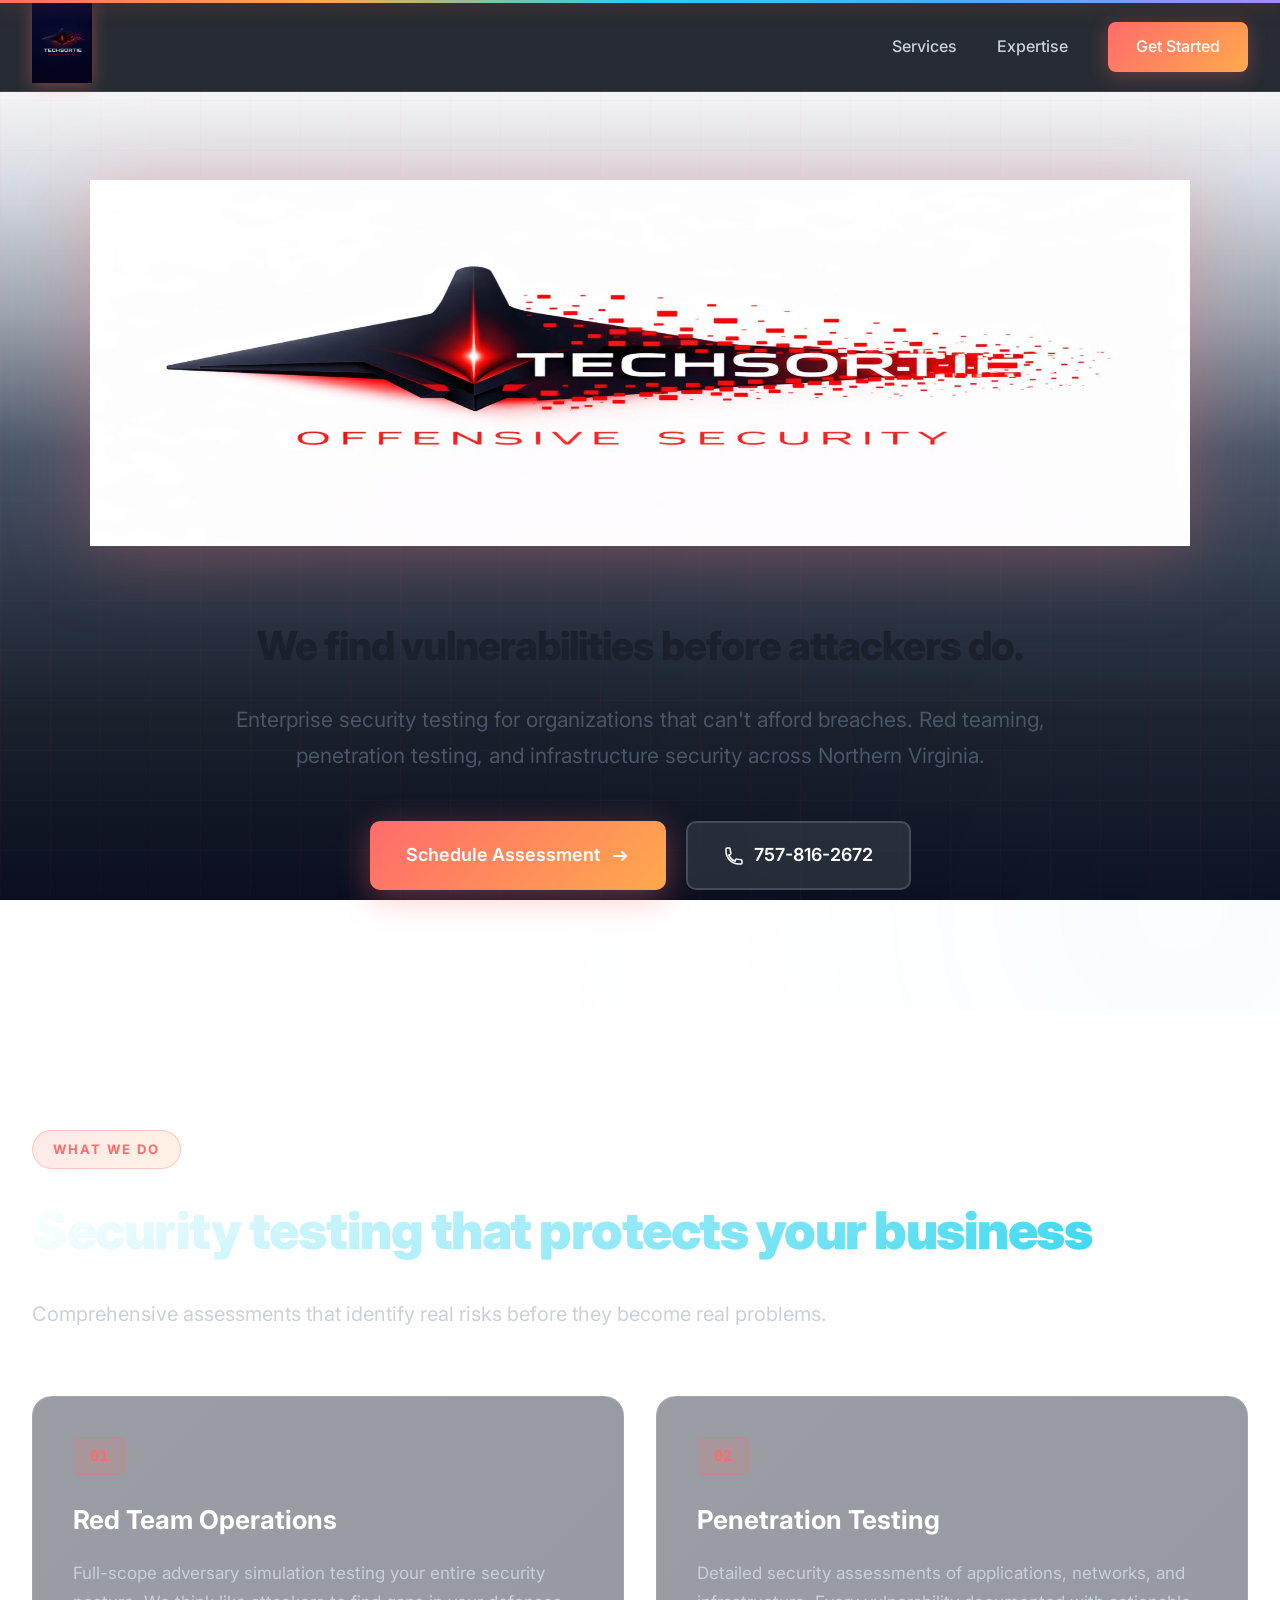
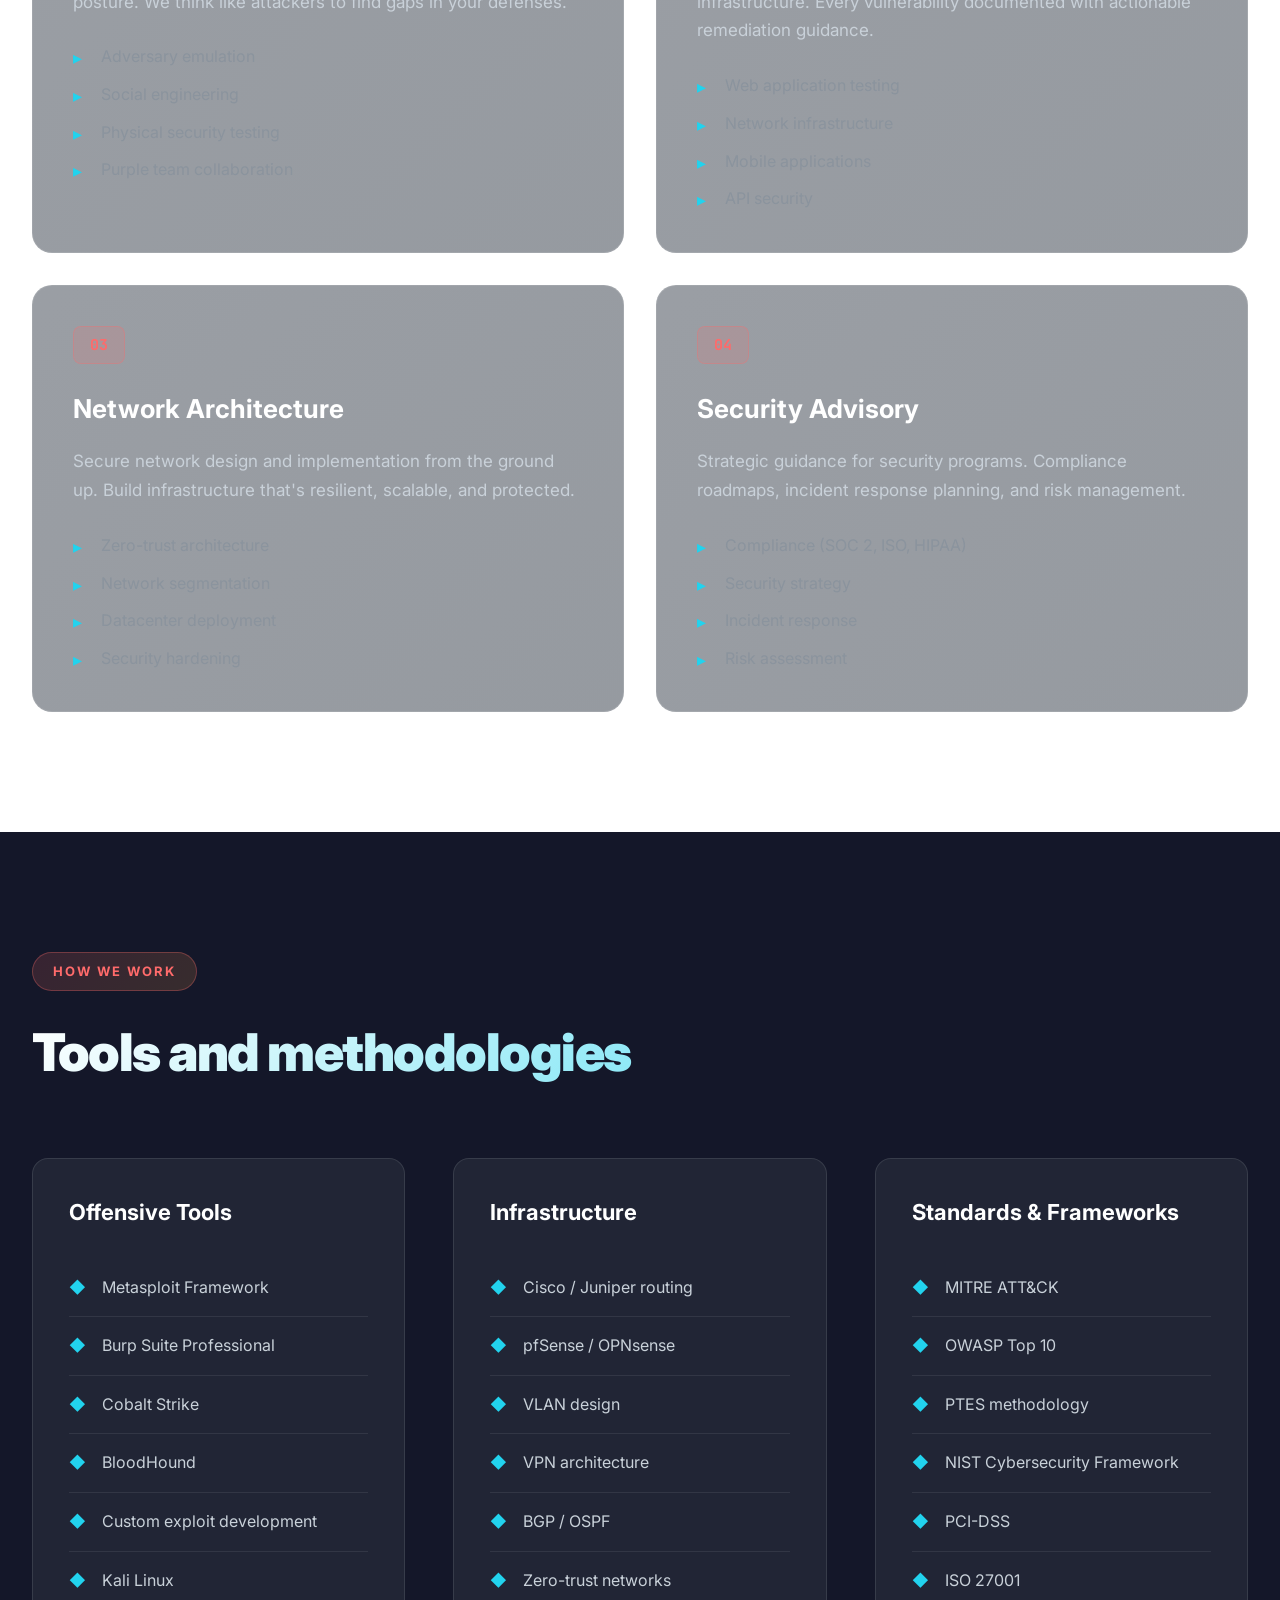
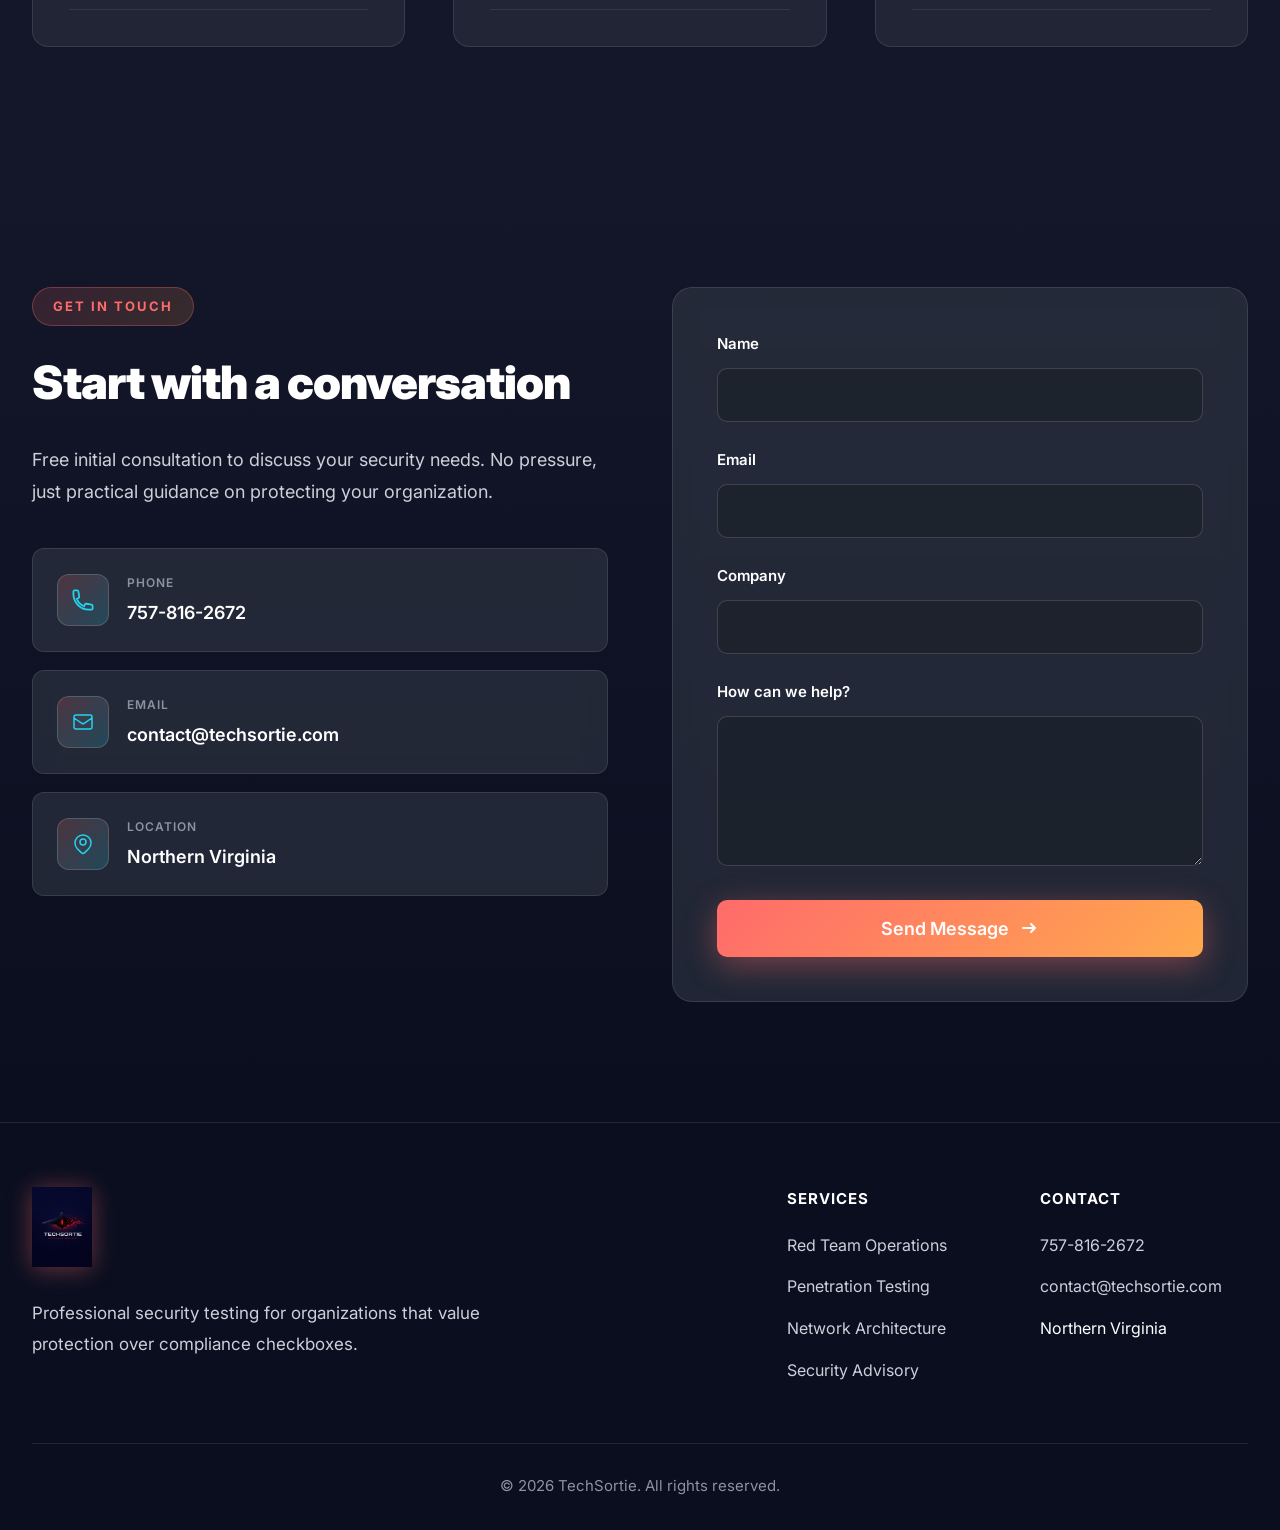
<file: index.html>
<!DOCTYPE html>
<html lang="en">
<head>
    <meta charset="UTF-8">
    <meta name="viewport" content="width=device-width, initial-scale=1.0">
    <title>TechSortie | Offensive Security & Penetration Testing</title>
    <meta name="description" content="Enterprise security testing. Red teaming, penetration testing, and infrastructure security for Northern Virginia businesses.">
    <link rel="icon" type="image/png" href="techsortie_favicon.png">
    <link rel="preconnect" href="https://fonts.googleapis.com">
    <link rel="preconnect" href="https://fonts.gstatic.com" crossorigin>
    <link href="https://fonts.googleapis.com/css2?family=Inter:wght@400;500;600;700&family=JetBrains+Mono:wght@400;500&display=swap" rel="stylesheet">
    <link rel="stylesheet" href="styles.css">
</head>
<body>
    <!-- Subtle background grid -->
    <div class="grid-bg"></div>
    
    <!-- Scanning line effect -->
    <div class="scan-line"></div>
    
    <!-- Navigation -->
    <nav class="nav">
        <div class="container nav-content">
            <div class="logo-wrapper">
                <img src="techsortie_dark_logo.png" alt="TechSortie" class="nav-logo">
            </div>
            <div class="nav-links">
                <a href="#services">Services</a>
                <a href="#expertise">Expertise</a>
                <a href="#contact" class="cta-link">Get Started</a>
            </div>
        </div>
    </nav>

    <!-- Hero Section -->
    <section class="hero">
        <!-- Glowing background orbs -->
        <div class="hero-glow hero-glow-1"></div>
        <div class="hero-glow hero-glow-2"></div>
        
        <div class="container">
            <div class="hero-logo">
                <img src="techsortie_web_large.png" alt="TechSortie Offensive Security" class="main-logo">
            </div>
            <p class="hero-tagline">
                We find vulnerabilities before attackers do.
            </p>
            <p class="hero-description">
                Enterprise security testing for organizations that can't afford breaches. Red teaming, penetration testing, and infrastructure security across Northern Virginia.
            </p>
            <div class="hero-cta">
                <a href="#contact" class="btn-primary">
                    <span>Schedule Assessment</span>
                    <svg width="20" height="20" viewBox="0 0 20 20" fill="none">
                        <path d="M4 10h12m0 0l-4-4m4 4l-4 4" stroke="currentColor" stroke-width="2" stroke-linecap="round"/>
                    </svg>
                </a>
                <a href="tel:757-816-2672" class="btn-secondary">
                    <svg width="20" height="20" viewBox="0 0 20 20" fill="none">
                        <path d="M2 3a1 1 0 011-1h2.153a1 1 0 01.986.836l.74 4.435a1 1 0 01-.54 1.06l-1.548.773a11.037 11.037 0 006.105 6.105l.774-1.548a1 1 0 011.059-.54l4.435.74a1 1 0 01.836.986V17a1 1 0 01-1 1h-2C7.82 18 2 12.18 2 5V3z" stroke="currentColor" stroke-width="1.5"/>
                    </svg>
                    <span>757-816-2672</span>
                </a>
            </div>
        </div>
    </section>

    <!-- Services Section -->
    <section id="services" class="services">
        <div class="container">
            <div class="section-header">
                <span class="section-label">What we do</span>
                <h2>Security testing that protects your business</h2>
                <p class="section-intro">Comprehensive assessments that identify real risks before they become real problems.</p>
            </div>
            <div class="services-grid">
                <div class="service-card">
                    <div class="service-number">01</div>
                    <h3>Red Team Operations</h3>
                    <p>Full-scope adversary simulation testing your entire security posture. We think like attackers to find gaps in your defenses.</p>
                    <ul class="service-list">
                        <li>Adversary emulation</li>
                        <li>Social engineering</li>
                        <li>Physical security testing</li>
                        <li>Purple team collaboration</li>
                    </ul>
                </div>

                <div class="service-card">
                    <div class="service-number">02</div>
                    <h3>Penetration Testing</h3>
                    <p>Detailed security assessments of applications, networks, and infrastructure. Every vulnerability documented with actionable remediation guidance.</p>
                    <ul class="service-list">
                        <li>Web application testing</li>
                        <li>Network infrastructure</li>
                        <li>Mobile applications</li>
                        <li>API security</li>
                    </ul>
                </div>

                <div class="service-card">
                    <div class="service-number">03</div>
                    <h3>Network Architecture</h3>
                    <p>Secure network design and implementation from the ground up. Build infrastructure that's resilient, scalable, and protected.</p>
                    <ul class="service-list">
                        <li>Zero-trust architecture</li>
                        <li>Network segmentation</li>
                        <li>Datacenter deployment</li>
                        <li>Security hardening</li>
                    </ul>
                </div>

                <div class="service-card">
                    <div class="service-number">04</div>
                    <h3>Security Advisory</h3>
                    <p>Strategic guidance for security programs. Compliance roadmaps, incident response planning, and risk management.</p>
                    <ul class="service-list">
                        <li>Compliance (SOC 2, ISO, HIPAA)</li>
                        <li>Security strategy</li>
                        <li>Incident response</li>
                        <li>Risk assessment</li>
                    </ul>
                </div>
            </div>
        </div>
    </section>

    <!-- Expertise Section -->
    <section id="expertise" class="expertise">
        <div class="container">
            <div class="section-header">
                <span class="section-label">How we work</span>
                <h2>Tools and methodologies</h2>
            </div>
            <div class="expertise-grid">
                <div class="expertise-column">
                    <h4>Offensive Tools</h4>
                    <ul>
                        <li>Metasploit Framework</li>
                        <li>Burp Suite Professional</li>
                        <li>Cobalt Strike</li>
                        <li>BloodHound</li>
                        <li>Custom exploit development</li>
                        <li>Kali Linux</li>
                    </ul>
                </div>
                <div class="expertise-column">
                    <h4>Infrastructure</h4>
                    <ul>
                        <li>Cisco / Juniper routing</li>
                        <li>pfSense / OPNsense</li>
                        <li>VLAN design</li>
                        <li>VPN architecture</li>
                        <li>BGP / OSPF</li>
                        <li>Zero-trust networks</li>
                    </ul>
                </div>
                <div class="expertise-column">
                    <h4>Standards & Frameworks</h4>
                    <ul>
                        <li>MITRE ATT&CK</li>
                        <li>OWASP Top 10</li>
                        <li>PTES methodology</li>
                        <li>NIST Cybersecurity Framework</li>
                        <li>PCI-DSS</li>
                        <li>ISO 27001</li>
                    </ul>
                </div>
            </div>
        </div>
    </section>

    <!-- Contact Section -->
    <section id="contact" class="contact">
        <div class="container">
            <div class="contact-content">
                <div class="contact-info">
                    <span class="section-label">Get in touch</span>
                    <h2>Start with a conversation</h2>
                    <p>Free initial consultation to discuss your security needs. No pressure, just practical guidance on protecting your organization.</p>
                    
                    <div class="contact-methods">
                        <a href="tel:757-816-2672" class="contact-method">
                            <div class="method-icon">
                                <svg width="24" height="24" viewBox="0 0 20 20" fill="none">
                                    <path d="M2 3a1 1 0 011-1h2.153a1 1 0 01.986.836l.74 4.435a1 1 0 01-.54 1.06l-1.548.773a11.037 11.037 0 006.105 6.105l.774-1.548a1 1 0 011.059-.54l4.435.74a1 1 0 01.836.986V17a1 1 0 01-1 1h-2C7.82 18 2 12.18 2 5V3z" stroke="currentColor" stroke-width="1.5"/>
                                </svg>
                            </div>
                            <div>
                                <div class="method-label">Phone</div>
                                <div class="method-value">757-816-2672</div>
                            </div>
                        </a>

                        <div class="contact-method">
                            <div class="method-icon">
                                <svg width="24" height="24" viewBox="0 0 24 24" fill="none">
                                    <path d="M3 8l7.89 5.26a2 2 0 002.22 0L21 8M5 19h14a2 2 0 002-2V7a2 2 0 00-2-2H5a2 2 0 00-2 2v10a2 2 0 002 2z" stroke="currentColor" stroke-width="1.5"/>
                                </svg>
                            </div>
                            <div>
                                <div class="method-label">Email</div>
                                <div class="method-value">contact@techsortie.com</div>
                            </div>
                        </div>

                        <div class="contact-method">
                            <div class="method-icon">
                                <svg width="24" height="24" viewBox="0 0 24 24" fill="none">
                                    <path d="M17.657 16.657L13.414 20.9a1.998 1.998 0 01-2.827 0l-4.244-4.243a8 8 0 1111.314 0z" stroke="currentColor" stroke-width="1.5"/>
                                    <circle cx="12" cy="10" r="3" stroke="currentColor" stroke-width="1.5"/>
                                </svg>
                            </div>
                            <div>
                                <div class="method-label">Location</div>
                                <div class="method-value">Northern Virginia</div>
                            </div>
                        </div>
                    </div>
                </div>

                <div class="contact-form-wrapper">
                    <form id="contactForm" class="contact-form">
                        <div class="form-group">
                            <label for="name">Name</label>
                            <input type="text" id="name" name="name" required>
                        </div>
                        <div class="form-group">
                            <label for="email">Email</label>
                            <input type="email" id="email" name="email" required>
                        </div>
                        <div class="form-group">
                            <label for="company">Company</label>
                            <input type="text" id="company" name="company">
                        </div>
                        <div class="form-group">
                            <label for="message">How can we help?</label>
                            <textarea id="message" name="message" rows="4" required></textarea>
                        </div>
                        <button type="submit" class="btn-primary btn-block">
                            <span>Send Message</span>
                            <svg width="20" height="20" viewBox="0 0 20 20" fill="none">
                                <path d="M4 10h12m0 0l-4-4m4 4l-4 4" stroke="currentColor" stroke-width="2" stroke-linecap="round"/>
                            </svg>
                        </button>
                    </form>
                </div>
            </div>
        </div>
    </section>

    <!-- Footer -->
    <footer class="footer">
        <div class="container">
            <div class="footer-content">
                <div class="footer-brand">
                    <img src="techsortie_dark_logo.png" alt="TechSortie" class="footer-logo">
                    <p>Professional security testing for organizations that value protection over compliance checkboxes.</p>
                </div>
                <div class="footer-links">
                    <div class="footer-column">
                        <h4>Services</h4>
                        <ul>
                            <li><a href="#services">Red Team Operations</a></li>
                            <li><a href="#services">Penetration Testing</a></li>
                            <li><a href="#services">Network Architecture</a></li>
                            <li><a href="#services">Security Advisory</a></li>
                        </ul>
                    </div>
                    <div class="footer-column">
                        <h4>Contact</h4>
                        <ul>
                            <li><a href="tel:757-816-2672">757-816-2672</a></li>
                            <li><a href="mailto:contact@techsortie.com">contact@techsortie.com</a></li>
                            <li>Northern Virginia</li>
                        </ul>
                    </div>
                </div>
            </div>
            <div class="footer-bottom">
                <p>&copy; 2026 TechSortie. All rights reserved.</p>
            </div>
        </div>
    </footer>

    <script src="script.js"></script>
</body>
</html>
</file>
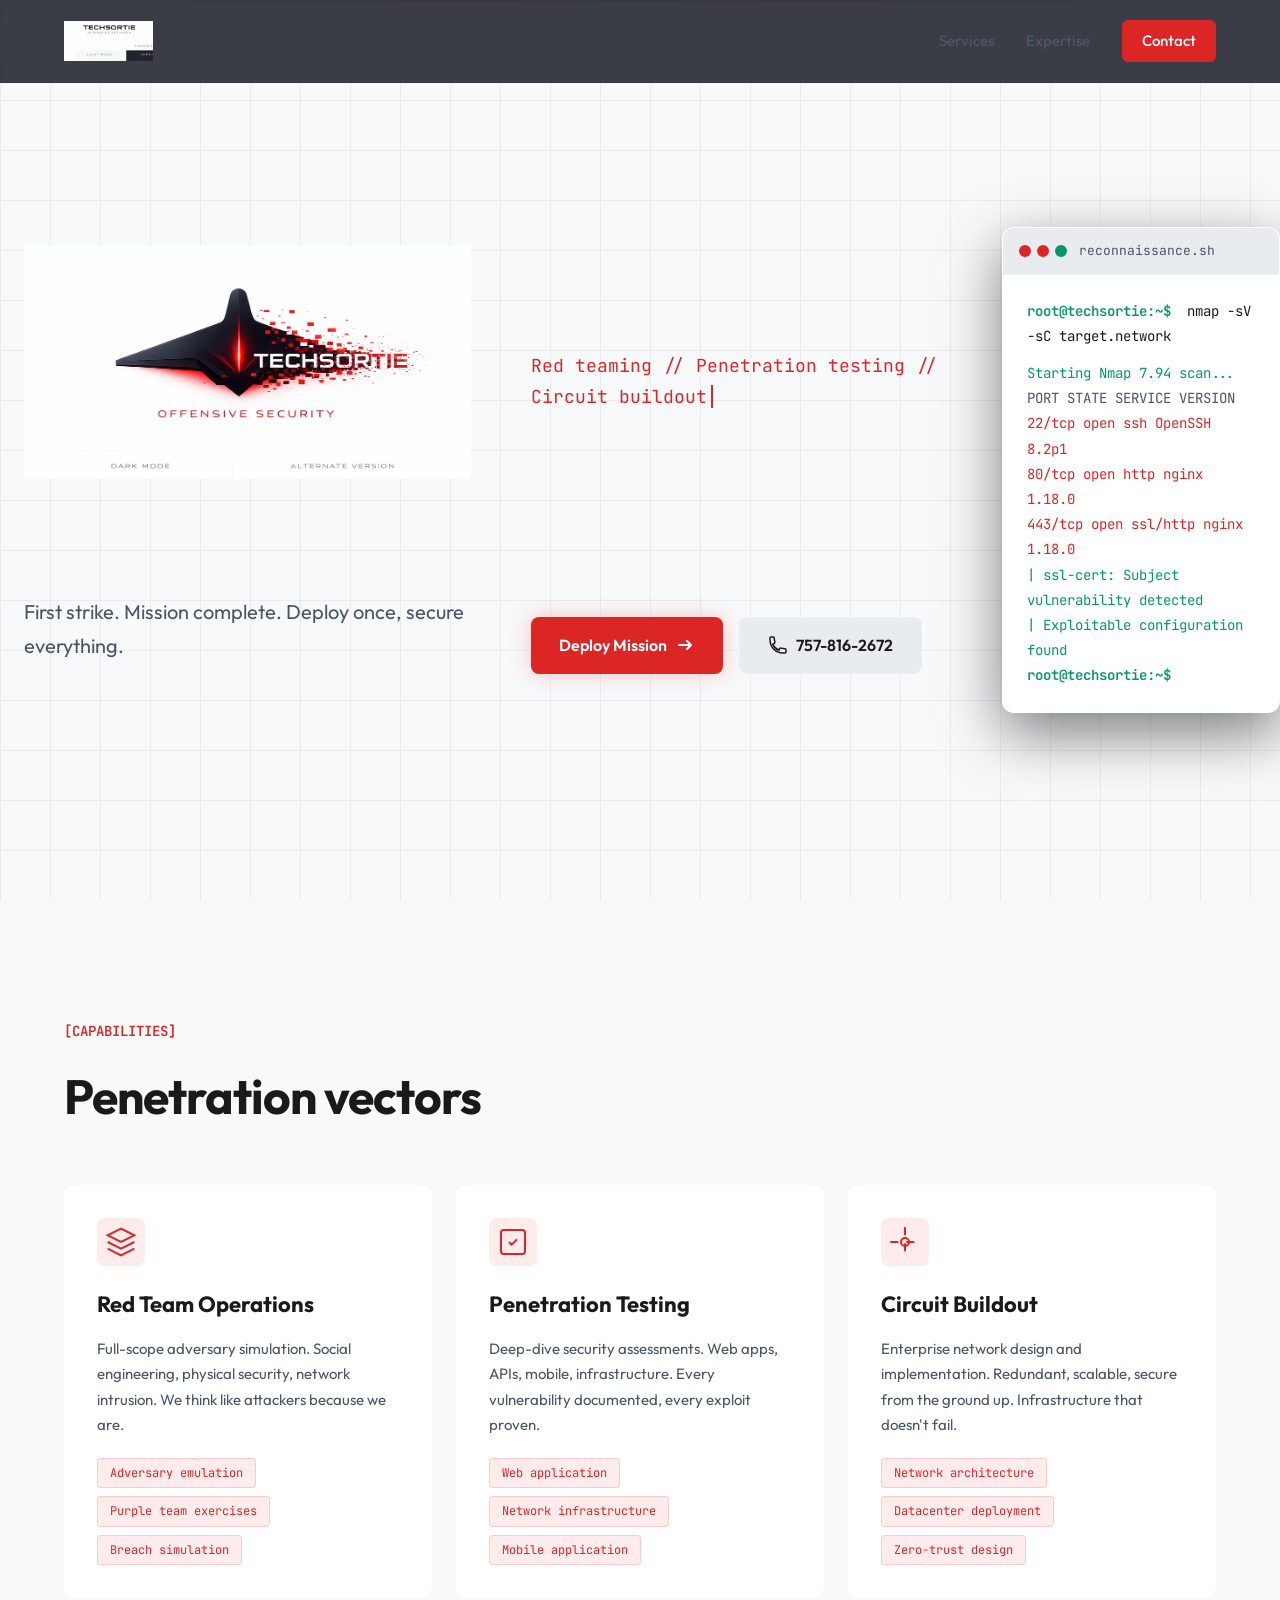
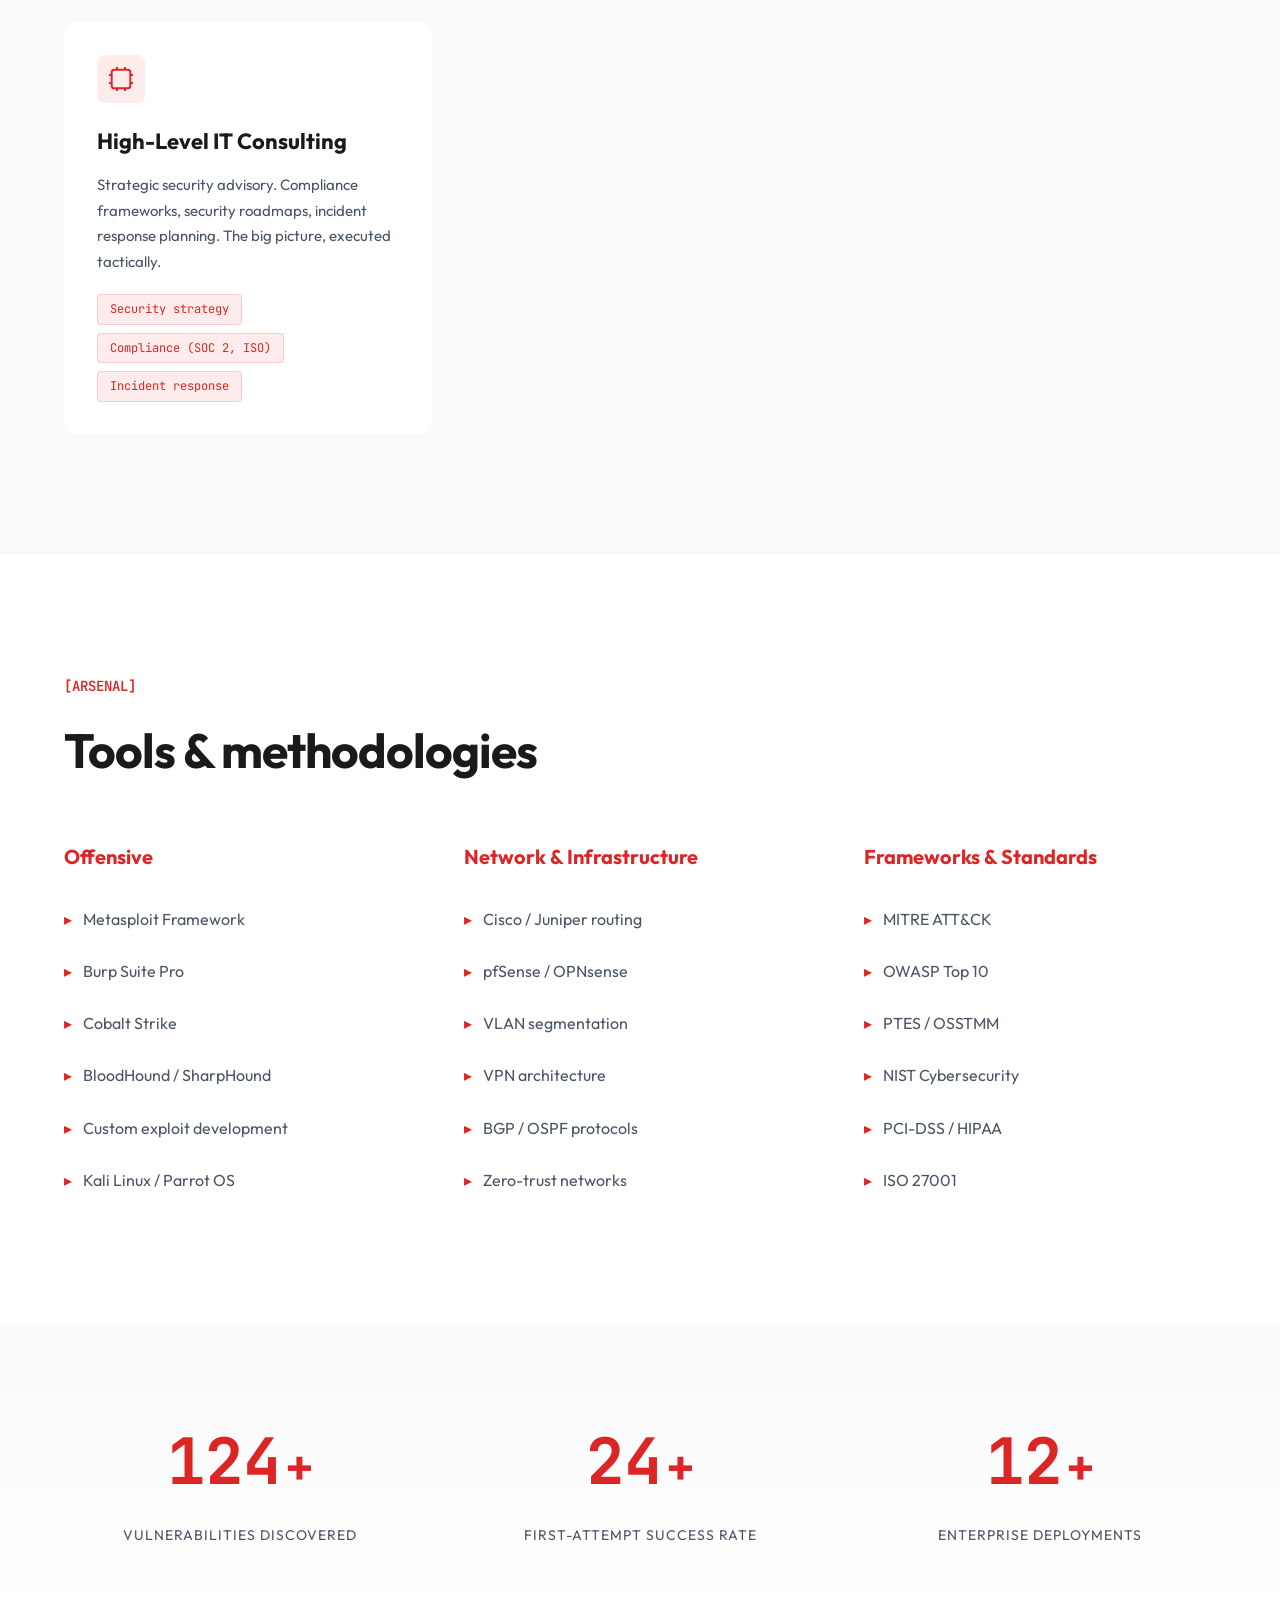
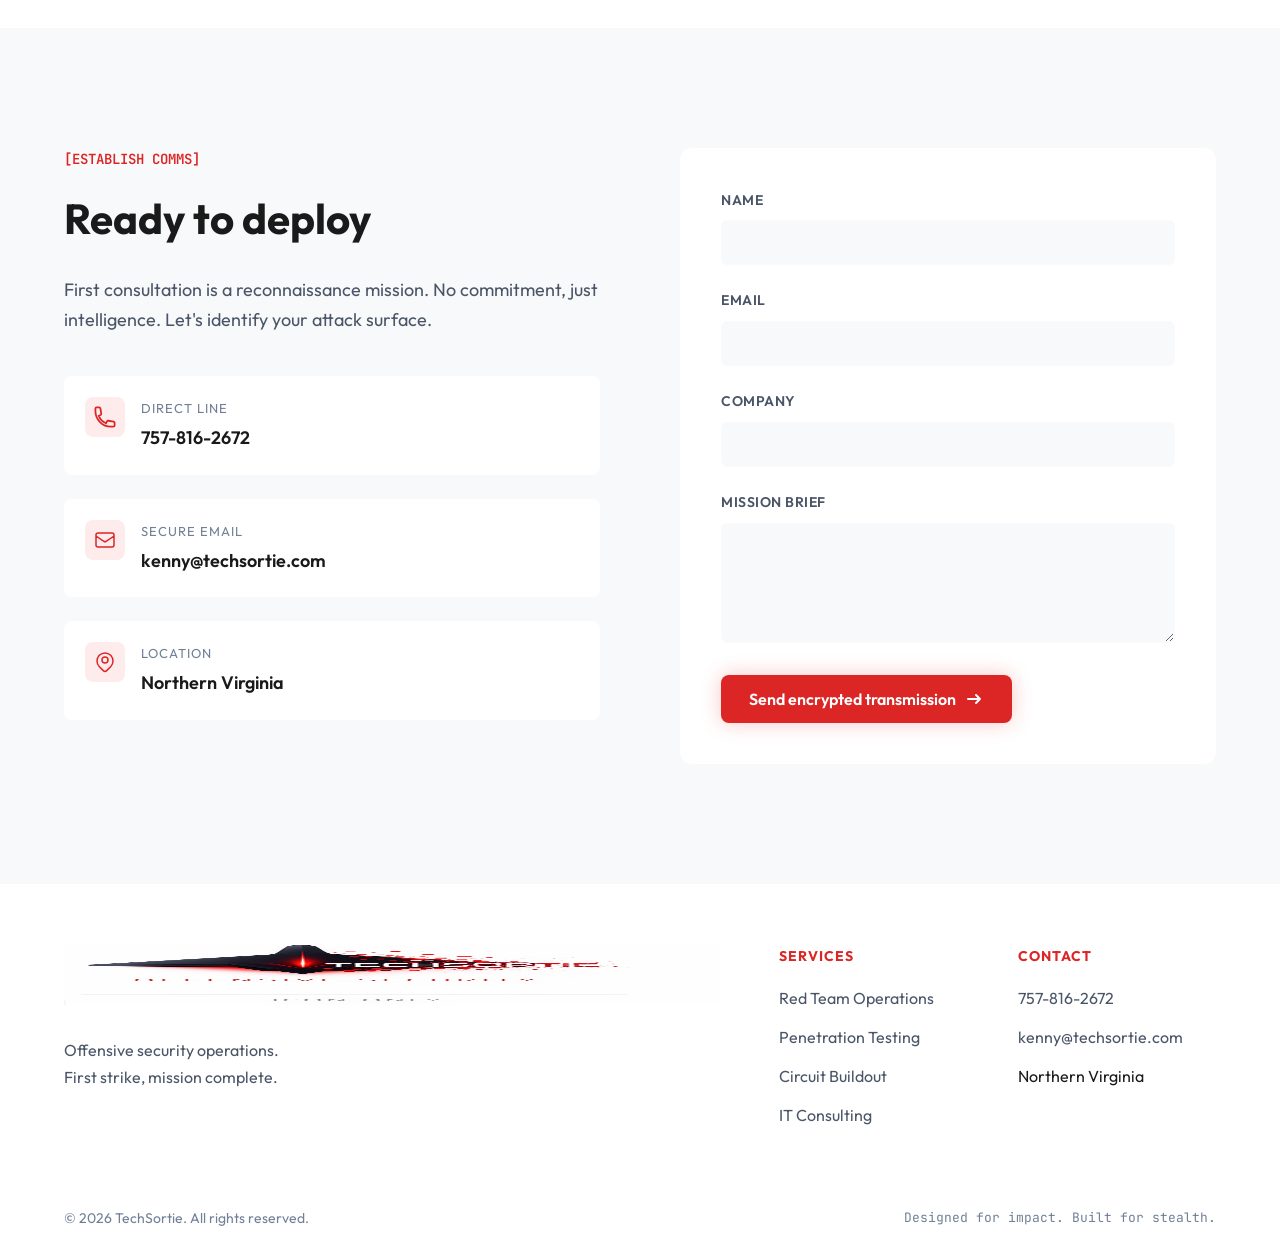
<file: techsortie-website/index.html>
<!DOCTYPE html>
<html lang="en">
<head>
    <meta charset="UTF-8">
    <meta name="viewport" content="width=device-width, initial-scale=1.0">
    <title>TechSortie | Offensive Security & Penetration Testing</title>
    <meta name="description" content="Red teaming, penetration testing, and high-level IT security services. First strike, mission complete.">
    <link rel="icon" type="image/x-icon" href="favicon.ico">
    <link rel="preconnect" href="https://fonts.googleapis.com">
    <link rel="preconnect" href="https://fonts.gstatic.com" crossorigin>
    <link href="https://fonts.googleapis.com/css2?family=JetBrains+Mono:wght@400;500;700&family=Outfit:wght@300;400;600;700&display=swap" rel="stylesheet">
    <link rel="stylesheet" href="styles.css">
</head>
<body>
    <!-- Animated background grid -->
    <div class="grid-bg"></div>
    <div class="scan-line"></div>
    
    <!-- Navigation -->
    <nav class="nav">
        <div class="container nav-content">
            <div class="logo-wrapper">
                <img src="techsortie_clean_logo.png" alt="TechSortie" class="logo-icon">
            </div>
            <div class="nav-links">
                <a href="#services">Services</a>
                <a href="#expertise">Expertise</a>
                <a href="#contact" class="cta-link">Contact</a>
            </div>
        </div>
    </nav>

    <!-- Hero Section -->
    <section class="hero">
        <div class="container">
            <div class="hero-content">
                <div class="hero-logo">
                    <img src="techsortie_Primary_logo.png" alt="TechSortie" class="main-logo">
                </div>
                </div>
                <p class="hero-subtitle">
                    <span class="typing-effect">Red teaming // Penetration testing // Circuit buildout</span>
                </p>
                <p class="hero-description">
                    First strike. Mission complete. Deploy once, secure everything.
                </p>
                <div class="hero-cta">
                    <a href="#contact" class="btn-primary">
                        <span>Deploy Mission</span>
                        <svg width="20" height="20" viewBox="0 0 20 20" fill="none">
                            <path d="M4 10h12m0 0l-4-4m4 4l-4 4" stroke="currentColor" stroke-width="2" stroke-linecap="round"/>
                        </svg>
                    </a>
                    <a href="tel:757-816-2672" class="btn-secondary">
                        <svg width="20" height="20" viewBox="0 0 20 20" fill="none">
                            <path d="M2 3a1 1 0 011-1h2.153a1 1 0 01.986.836l.74 4.435a1 1 0 01-.54 1.06l-1.548.773a11.037 11.037 0 006.105 6.105l.774-1.548a1 1 0 011.059-.54l4.435.74a1 1 0 01.836.986V17a1 1 0 01-1 1h-2C7.82 18 2 12.18 2 5V3z" stroke="currentColor" stroke-width="1.5"/>
                        </svg>
                        <span>757-816-2672</span>
                    </a>
                </div>
            </div>
            <div class="hero-visual">
                <div class="terminal-window">
                    <div class="terminal-header">
                        <div class="terminal-buttons">
                            <span></span><span></span><span></span>
                        </div>
                        <span class="terminal-title">reconnaissance.sh</span>
                    </div>
                    <div class="terminal-body">
                        <div class="terminal-line">
                            <span class="prompt">root@techsortie:~$</span>
                            <span class="command">nmap -sV -sC target.network</span>
                        </div>
                        <div class="terminal-output">
                            <span class="success">Starting Nmap 7.94 scan...</span><br>
                            <span>PORT     STATE SERVICE     VERSION</span><br>
                            <span class="warning">22/tcp   open  ssh         OpenSSH 8.2p1</span><br>
                            <span class="warning">80/tcp   open  http        nginx 1.18.0</span><br>
                            <span class="danger">443/tcp  open  ssl/http    nginx 1.18.0</span><br>
                            <span class="success">| ssl-cert: Subject vulnerability detected</span><br>
                            <span class="success">| Exploitable configuration found</span><br>
                            <span class="prompt">root@techsortie:~$</span>
                            <span class="command cursor">_</span>
                        </div>
                    </div>
                </div>
            </div>
        </div>
    </section>

    <!-- Services Section -->
    <section id="services" class="services">
        <div class="container">
            <div class="section-header">
                <span class="section-tag">[CAPABILITIES]</span>
                <h2>Penetration vectors</h2>
            </div>
            <div class="services-grid">
                <div class="service-card">
                    <div class="service-icon">
                        <svg width="32" height="32" viewBox="0 0 24 24" fill="none">
                            <path d="M12 2L2 7l10 5 10-5-10-5z" stroke="currentColor" stroke-width="1.5"/>
                            <path d="M2 17l10 5 10-5M2 12l10 5 10-5" stroke="currentColor" stroke-width="1.5"/>
                        </svg>
                    </div>
                    <h3>Red Team Operations</h3>
                    <p>Full-scope adversary simulation. Social engineering, physical security, network intrusion. We think like attackers because we are.</p>
                    <ul class="service-tags">
                        <li>Adversary emulation</li>
                        <li>Purple team exercises</li>
                        <li>Breach simulation</li>
                    </ul>
                </div>

                <div class="service-card">
                    <div class="service-icon">
                        <svg width="32" height="32" viewBox="0 0 24 24" fill="none">
                            <rect x="3" y="3" width="18" height="18" rx="2" stroke="currentColor" stroke-width="1.5"/>
                            <path d="M9 12l2 2 4-4" stroke="currentColor" stroke-width="1.5"/>
                        </svg>
                    </div>
                    <h3>Penetration Testing</h3>
                    <p>Deep-dive security assessments. Web apps, APIs, mobile, infrastructure. Every vulnerability documented, every exploit proven.</p>
                    <ul class="service-tags">
                        <li>Web application</li>
                        <li>Network infrastructure</li>
                        <li>Mobile application</li>
                    </ul>
                </div>

                <div class="service-card">
                    <div class="service-icon">
                        <svg width="32" height="32" viewBox="0 0 24 24" fill="none">
                            <circle cx="12" cy="12" r="3" stroke="currentColor" stroke-width="1.5"/>
                            <path d="M12 1v6m0 6v6M1 12h6m6 0h6" stroke="currentColor" stroke-width="1.5"/>
                        </svg>
                    </div>
                    <h3>Circuit Buildout</h3>
                    <p>Enterprise network design and implementation. Redundant, scalable, secure from the ground up. Infrastructure that doesn't fail.</p>
                    <ul class="service-tags">
                        <li>Network architecture</li>
                        <li>Datacenter deployment</li>
                        <li>Zero-trust design</li>
                    </ul>
                </div>

                <div class="service-card">
                    <div class="service-icon">
                        <svg width="32" height="32" viewBox="0 0 24 24" fill="none">
                            <path d="M9 3v2m6-2v2M9 19v2m6-2v2M5 9H3m2 6H3m18-6h-2m2 6h-2M7 19h10a2 2 0 002-2V7a2 2 0 00-2-2H7a2 2 0 00-2 2v10a2 2 0 002 2z" stroke="currentColor" stroke-width="1.5"/>
                        </svg>
                    </div>
                    <h3>High-Level IT Consulting</h3>
                    <p>Strategic security advisory. Compliance frameworks, security roadmaps, incident response planning. The big picture, executed tactically.</p>
                    <ul class="service-tags">
                        <li>Security strategy</li>
                        <li>Compliance (SOC 2, ISO)</li>
                        <li>Incident response</li>
                    </ul>
                </div>
            </div>
        </div>
    </section>

    <!-- Expertise Section -->
    <section id="expertise" class="expertise">
        <div class="container">
            <div class="section-header">
                <span class="section-tag">[ARSENAL]</span>
                <h2>Tools & methodologies</h2>
            </div>
            <div class="expertise-grid">
                <div class="expertise-column">
                    <h4>Offensive</h4>
                    <ul>
                        <li>Metasploit Framework</li>
                        <li>Burp Suite Pro</li>
                        <li>Cobalt Strike</li>
                        <li>BloodHound / SharpHound</li>
                        <li>Custom exploit development</li>
                        <li>Kali Linux / Parrot OS</li>
                    </ul>
                </div>
                <div class="expertise-column">
                    <h4>Network & Infrastructure</h4>
                    <ul>
                        <li>Cisco / Juniper routing</li>
                        <li>pfSense / OPNsense</li>
                        <li>VLAN segmentation</li>
                        <li>VPN architecture</li>
                        <li>BGP / OSPF protocols</li>
                        <li>Zero-trust networks</li>
                    </ul>
                </div>
                <div class="expertise-column">
                    <h4>Frameworks & Standards</h4>
                    <ul>
                        <li>MITRE ATT&CK</li>
                        <li>OWASP Top 10</li>
                        <li>PTES / OSSTMM</li>
                        <li>NIST Cybersecurity</li>
                        <li>PCI-DSS / HIPAA</li>
                        <li>ISO 27001</li>
                    </ul>
                </div>
            </div>
        </div>
    </section>

    <!-- Stats Section -->
    <section class="stats">
        <div class="container">
            <div class="stats-grid">
                <div class="stat-item">
                    <div class="stat-number" data-target="500">0</div>
                    <div class="stat-label">Vulnerabilities discovered</div>
                </div>
                <div class="stat-item">
                    <div class="stat-number" data-target="98">0</div>
                    <div class="stat-label">First-attempt success rate</div>
                </div>
                <div class="stat-item">
                    <div class="stat-number" data-target="50">0</div>
                    <div class="stat-label">Enterprise deployments</div>
                </div>
            </div>
        </div>
    </section>

    <!-- Contact Section -->
    <section id="contact" class="contact">
        <div class="container">
            <div class="contact-content">
                <div class="contact-info">
                    <span class="section-tag">[ESTABLISH COMMS]</span>
                    <h2>Ready to deploy</h2>
                    <p>First consultation is a reconnaissance mission. No commitment, just intelligence. Let's identify your attack surface.</p>
                    
                    <div class="contact-methods">
                        <a href="tel:757-816-2672" class="contact-method">
                            <div class="method-icon">
                                <svg width="24" height="24" viewBox="0 0 20 20" fill="none">
                                    <path d="M2 3a1 1 0 011-1h2.153a1 1 0 01.986.836l.74 4.435a1 1 0 01-.54 1.06l-1.548.773a11.037 11.037 0 006.105 6.105l.774-1.548a1 1 0 011.059-.54l4.435.74a1 1 0 01.836.986V17a1 1 0 01-1 1h-2C7.82 18 2 12.18 2 5V3z" stroke="currentColor" stroke-width="1.5"/>
                                </svg>
                            </div>
                            <div>
                                <div class="method-label">Direct line</div>
                                <div class="method-value">757-816-2672</div>
                            </div>
                        </a>

                        <div class="contact-method">
                            <div class="method-icon">
                                <svg width="24" height="24" viewBox="0 0 24 24" fill="none">
                                    <path d="M3 8l7.89 5.26a2 2 0 002.22 0L21 8M5 19h14a2 2 0 002-2V7a2 2 0 00-2-2H5a2 2 0 00-2 2v10a2 2 0 002 2z" stroke="currentColor" stroke-width="1.5"/>
                                </svg>
                            </div>
                            <div>
                                <div class="method-label">Secure email</div>
                                <div class="method-value">kenny@techsortie.com</div>
                            </div>
                        </div>

                        <div class="contact-method">
                            <div class="method-icon">
                                <svg width="24" height="24" viewBox="0 0 24 24" fill="none">
                                    <path d="M17.657 16.657L13.414 20.9a1.998 1.998 0 01-2.827 0l-4.244-4.243a8 8 0 1111.314 0z" stroke="currentColor" stroke-width="1.5"/>
                                    <circle cx="12" cy="10" r="3" stroke="currentColor" stroke-width="1.5"/>
                                </svg>
                            </div>
                            <div>
                                <div class="method-label">Location</div>
                                <div class="method-value">Northern Virginia</div>
                            </div>
                        </div>
                    </div>
                </div>

                <div class="contact-form">
                    <form id="contactForm">
                        <div class="form-group">
                            <label for="name">Name</label>
                            <input type="text" id="name" name="name" required>
                        </div>
                        <div class="form-group">
                            <label for="email">Email</label>
                            <input type="email" id="email" name="email" required>
                        </div>
                        <div class="form-group">
                            <label for="company">Company</label>
                            <input type="text" id="company" name="company">
                        </div>
                        <div class="form-group">
                            <label for="message">Mission brief</label>
                            <textarea id="message" name="message" rows="4" required></textarea>
                        </div>
                        <button type="submit" class="btn-primary">
                            <span>Send encrypted transmission</span>
                            <svg width="20" height="20" viewBox="0 0 20 20" fill="none">
                                <path d="M4 10h12m0 0l-4-4m4 4l-4 4" stroke="currentColor" stroke-width="2" stroke-linecap="round"/>
                            </svg>
                        </button>
                    </form>
                </div>
            </div>
        </div>
    </section>

    <!-- Footer -->
    <footer class="footer">
        <div class="container">
            <div class="footer-content">
                <div class="footer-brand">
                    <img src="techsortie_alternate_logo.png" alt="TechSortie" class="footer-logo">
                    <p>Offensive security operations.<br>First strike, mission complete.</p>
                </div>
                <div class="footer-links">
                    <div class="footer-column">
                        <h4>Services</h4>
                        <ul>
                            <li><a href="#services">Red Team Operations</a></li>
                            <li><a href="#services">Penetration Testing</a></li>
                            <li><a href="#services">Circuit Buildout</a></li>
                            <li><a href="#services">IT Consulting</a></li>
                        </ul>
                    </div>
                    <div class="footer-column">
                        <h4>Contact</h4>
                        <ul>
                            <li><a href="tel:757-816-2672">757-816-2672</a></li>
                            <li><a href="mailto:kenny@techsortie.com">kenny@techsortie.com</a></li>
                            <li>Northern Virginia</li>
                        </ul>
                    </div>
                </div>
            </div>
            <div class="footer-bottom">
                <p>&copy; 2026 TechSortie. All rights reserved.</p>
                <p class="footer-signature">Designed for impact. Built for stealth.</p>
            </div>
        </div>
    </footer>

    <script src="script.js"></script>
</body>
</html>
</file>
<file: styles.css>
:root {
    /* Deep blue palette matching the banner logo */
    --color-bg-primary: #0a0e1f;
    --color-bg-secondary: #141729;
    --color-bg-card: #1a1e35;
    --color-bg-elevated: #212642;
    
    --color-text-primary: #ffffff;
    --color-text-secondary: #c9d1d9;
    --color-text-muted: #8b949e;
    
    --color-accent-red: #ff6b6b;
    --color-accent-orange: #ffa94d;
    --color-accent-blue: #4dabf7;
    --color-accent-cyan: #22d3ee;
    --color-accent-purple: #a78bfa;
    
    --font-sans: 'Inter', -apple-system, system-ui, sans-serif;
    --font-mono: 'JetBrains Mono', monospace;
}

* {
    margin: 0;
    padding: 0;
    box-sizing: border-box;
}

html {
    scroll-behavior: smooth;
}

body {
    font-family: var(--font-sans);
    background: linear-gradient(180deg, 
        #ffffff 0%,
        #f5f5f7 10%,
        #d8dce3 20%,
        #9ba3af 35%,
        #4a5568 50%,
        #2d3748 65%,
        #1a202c 80%,
        #0a0e1f 100%
    );
    background-attachment: fixed;
    color: var(--color-text-primary);
    line-height: 1.6;
    -webkit-font-smoothing: antialiased;
    overflow-x: hidden;
    min-height: 100vh;
}

/* Subtle animated grid */
.grid-bg {
    position: fixed;
    top: 0;
    left: 0;
    width: 100%;
    height: 100%;
    background-image: 
        linear-gradient(rgba(255, 107, 107, 0.05) 1px, transparent 1px),
        linear-gradient(90deg, rgba(255, 107, 107, 0.05) 1px, transparent 1px);
    background-size: 50px 50px;
    pointer-events: none;
    z-index: 0;
    opacity: 0.6;
}

/* Gradient accent bar at top */
.scan-line {
    position: fixed;
    top: 0;
    left: 0;
    width: 100%;
    height: 3px;
    background: linear-gradient(90deg, 
        var(--color-accent-red) 0%, 
        var(--color-accent-orange) 25%,
        var(--color-accent-cyan) 50%,
        var(--color-accent-blue) 75%,
        var(--color-accent-purple) 100%
    );
    pointer-events: none;
    z-index: 1001;
    box-shadow: 0 0 20px rgba(255, 107, 107, 0.5);
}

/* Navigation */
.nav {
    position: fixed;
    top: 3px;
    left: 0;
    right: 0;
    background: rgba(28, 33, 40, 0.95);
    backdrop-filter: blur(12px);
    border-bottom: 1px solid rgba(255, 255, 255, 0.1);
    z-index: 1000;
    transition: all 0.3s ease;
}

.nav.scrolled {
    background: rgba(28, 33, 40, 0.98);
    box-shadow: 0 8px 32px rgba(0, 0, 0, 0.3);
}

.nav-content {
    display: flex;
    justify-content: space-between;
    align-items: center;
    padding: 20px 32px;
    max-width: 1400px;
    margin: 0 auto;
}

.nav-logo {
    height: 80px;
    width: auto;
    filter: drop-shadow(0 2px 8px rgba(255, 107, 107, 0.4));
    transition: all 0.3s ease;
}

.nav-logo:hover {
    filter: drop-shadow(0 4px 16px rgba(255, 107, 107, 0.6));
    transform: translateY(-2px);
}

.nav-links {
    display: flex;
    gap: 40px;
    align-items: center;
}

.nav-links a {
    color: var(--color-text-secondary);
    text-decoration: none;
    font-size: 16px;
    font-weight: 500;
    transition: all 0.3s;
    position: relative;
}

.nav-links a::after {
    content: '';
    position: absolute;
    bottom: -6px;
    left: 0;
    width: 0;
    height: 2px;
    background: linear-gradient(90deg, var(--color-accent-red), var(--color-accent-orange));
    transition: width 0.3s ease;
}

.nav-links a:hover {
    color: var(--color-text-primary);
}

.nav-links a:hover::after {
    width: 100%;
}

.cta-link {
    background: linear-gradient(135deg, var(--color-accent-red), var(--color-accent-orange));
    color: white !important;
    padding: 12px 28px;
    border-radius: 8px;
    transition: all 0.3s;
    box-shadow: 0 4px 20px rgba(255, 107, 107, 0.3);
}

.cta-link::after {
    display: none;
}

.cta-link:hover {
    transform: translateY(-3px);
    box-shadow: 0 8px 30px rgba(255, 107, 107, 0.5);
}

/* Hero Section */
.hero {
    padding: 180px 0 120px;
    text-align: center;
    position: relative;
    overflow: hidden;
    background: transparent;
}

/* Colorful glowing orbs */
.hero-glow-1,
.hero-glow-2 {
    position: absolute;
    border-radius: 50%;
    filter: blur(140px);
    opacity: 0.15;
    pointer-events: none;
    animation: pulse 10s ease-in-out infinite;
    z-index: 0;
    mix-blend-mode: screen;
}

.hero-glow-1 {
    top: -250px;
    left: -250px;
    width: 600px;
    height: 600px;
    background: radial-gradient(circle, rgba(255, 107, 107, 0.4) 0%, rgba(255, 169, 77, 0.2) 40%, transparent 70%);
}

.hero-glow-2 {
    bottom: -250px;
    right: -250px;
    width: 700px;
    height: 700px;
    background: radial-gradient(circle, rgba(34, 211, 238, 0.4) 0%, rgba(77, 171, 247, 0.2) 40%, transparent 70%);
    animation-delay: 5s;
}

@keyframes pulse {
    0%, 100% { opacity: 0.12; transform: scale(1); }
    50% { opacity: 0.2; transform: scale(1.05); }
}

.container {
    max-width: 1400px;
    margin: 0 auto;
    padding: 0 32px;
    position: relative;
    z-index: 1;
}

.hero-logo {
    margin-bottom: 60px;
    animation: fadeInScale 1s ease forwards;
}

@keyframes fadeInScale {
    from {
        opacity: 0;
        transform: scale(0.95) translateY(20px);
    }
    to {
        opacity: 1;
        transform: scale(1) translateY(0);
    }
}

.main-logo {
    max-width: 1100px;
    width: 100%;
    height: auto;
    filter: drop-shadow(0 8px 40px rgba(255, 107, 107, 0.3));
    transition: all 0.5s ease;
}

.main-logo:hover {
    filter: drop-shadow(0 12px 60px rgba(255, 107, 107, 0.5));
    transform: scale(1.02);
}

.hero-tagline {
    font-size: 40px;
    font-weight: 800;
    color: #1a202c;
    margin-bottom: 24px;
    animation: fadeInUp 1s ease forwards 0.3s;
    opacity: 0;
    letter-spacing: -1px;
}

.hero-description {
    font-size: 21px;
    color: #4a5568;
    max-width: 850px;
    margin: 0 auto 48px;
    line-height: 1.7;
    animation: fadeInUp 1s ease forwards 0.5s;
    opacity: 0;
}

@keyframes fadeInUp {
    from {
        opacity: 0;
        transform: translateY(30px);
    }
    to {
        opacity: 1;
        transform: translateY(0);
    }
}

.hero-cta {
    display: flex;
    gap: 20px;
    justify-content: center;
    flex-wrap: wrap;
    animation: fadeInUp 1s ease forwards 0.7s;
    opacity: 0;
}

/* Colorful gradient buttons */
.btn-primary,
.btn-secondary {
    display: inline-flex;
    align-items: center;
    gap: 10px;
    padding: 18px 36px;
    border-radius: 10px;
    font-weight: 600;
    font-size: 18px;
    text-decoration: none;
    transition: all 0.3s cubic-bezier(0.4, 0, 0.2, 1);
    border: none;
    cursor: pointer;
    font-family: var(--font-sans);
    position: relative;
    overflow: hidden;
}

.btn-primary {
    background: linear-gradient(135deg, var(--color-accent-red), var(--color-accent-orange));
    color: white;
    box-shadow: 0 8px 32px rgba(255, 107, 107, 0.4);
}

.btn-primary::before {
    content: '';
    position: absolute;
    top: 0;
    left: -100%;
    width: 100%;
    height: 100%;
    background: linear-gradient(90deg, transparent, rgba(255, 255, 255, 0.3), transparent);
    transition: left 0.6s;
}

.btn-primary:hover::before {
    left: 100%;
}

.btn-primary:hover {
    transform: translateY(-4px);
    box-shadow: 0 16px 48px rgba(255, 107, 107, 0.6);
}

.btn-secondary {
    background: rgba(54, 62, 74, 0.6);
    color: var(--color-text-primary);
    border: 2px solid rgba(255, 255, 255, 0.15);
    backdrop-filter: blur(10px);
}

.btn-secondary:hover {
    background: rgba(54, 62, 74, 0.9);
    border-color: var(--color-accent-cyan);
    transform: translateY(-4px);
    box-shadow: 0 12px 40px rgba(34, 211, 238, 0.3);
}

.btn-block {
    width: 100%;
    justify-content: center;
}

/* Section styling */
.section-header {
    margin-bottom: 64px;
    text-align: left;
}

.section-label {
    font-size: 13px;
    font-weight: 700;
    color: var(--color-accent-red);
    text-transform: uppercase;
    letter-spacing: 2px;
    display: inline-block;
    margin-bottom: 20px;
    padding: 8px 20px;
    background: linear-gradient(135deg, rgba(255, 107, 107, 0.15), rgba(255, 169, 77, 0.15));
    border-radius: 24px;
    border: 1px solid rgba(255, 107, 107, 0.3);
}

.section-header h2 {
    font-size: 52px;
    font-weight: 900;
    margin-bottom: 24px;
    letter-spacing: -1.5px;
    background: linear-gradient(135deg, var(--color-text-primary), var(--color-accent-cyan));
    -webkit-background-clip: text;
    -webkit-text-fill-color: transparent;
    background-clip: text;
}

.section-intro {
    font-size: 20px;
    color: var(--color-text-secondary);
    max-width: 850px;
    line-height: 1.8;
}

/* Services with color */
.services {
    padding: 120px 0;
    background: transparent;
    position: relative;
}

.services-grid {
    display: grid;
    grid-template-columns: repeat(2, 1fr);
    gap: 32px;
}

.service-card {
    background: linear-gradient(135deg, rgba(54, 62, 74, 0.5), rgba(45, 54, 66, 0.5));
    border: 1px solid rgba(255, 255, 255, 0.1);
    border-radius: 20px;
    padding: 40px;
    transition: all 0.4s cubic-bezier(0.4, 0, 0.2, 1);
    position: relative;
    backdrop-filter: blur(10px);
    overflow: hidden;
}

/* Colorful gradient borders on hover */
.service-card::before {
    content: '';
    position: absolute;
    top: 0;
    left: 0;
    right: 0;
    height: 4px;
    background: linear-gradient(90deg, var(--color-accent-red), var(--color-accent-orange), var(--color-accent-cyan));
    transform: scaleX(0);
    transform-origin: left;
    transition: transform 0.5s ease;
}

.service-card:nth-child(2)::before {
    background: linear-gradient(90deg, var(--color-accent-cyan), var(--color-accent-blue), var(--color-accent-purple));
}

.service-card:nth-child(3)::before {
    background: linear-gradient(90deg, var(--color-accent-purple), var(--color-accent-red), var(--color-accent-orange));
}

.service-card:nth-child(4)::before {
    background: linear-gradient(90deg, var(--color-accent-orange), var(--color-accent-cyan), var(--color-accent-blue));
}

.service-card:hover::before {
    transform: scaleX(1);
}

.service-card:hover {
    border-color: rgba(255, 255, 255, 0.2);
    transform: translateY(-10px);
    box-shadow: 0 24px 64px rgba(0, 0, 0, 0.4), 0 0 60px rgba(255, 107, 107, 0.15);
    background: linear-gradient(135deg, rgba(54, 62, 74, 0.8), rgba(45, 54, 66, 0.8));
}

.service-number {
    font-family: var(--font-mono);
    font-size: 15px;
    color: var(--color-accent-red);
    font-weight: 700;
    margin-bottom: 24px;
    display: inline-block;
    transition: all 0.3s ease;
    padding: 6px 16px;
    background: rgba(255, 107, 107, 0.15);
    border-radius: 8px;
    border: 1px solid rgba(255, 107, 107, 0.3);
}

.service-card:hover .service-number {
    transform: translateX(10px);
    background: rgba(255, 107, 107, 0.25);
    border-color: var(--color-accent-orange);
}

.service-card h3 {
    font-size: 26px;
    font-weight: 700;
    margin-bottom: 18px;
    color: var(--color-text-primary);
}

.service-card p {
    color: var(--color-text-secondary);
    margin-bottom: 28px;
    font-size: 17px;
    line-height: 1.7;
}

.service-list {
    list-style: none;
    display: flex;
    flex-direction: column;
    gap: 12px;
}

.service-list li {
    font-size: 16px;
    color: var(--color-text-muted);
    padding-left: 28px;
    position: relative;
    transition: all 0.3s ease;
}

.service-list li::before {
    content: '▸';
    position: absolute;
    left: 0;
    color: var(--color-accent-cyan);
    font-weight: 700;
    font-size: 18px;
    transition: all 0.3s ease;
}

.service-list li:hover {
    color: var(--color-text-secondary);
    padding-left: 32px;
}

.service-list li:hover::before {
    color: var(--color-accent-red);
}

/* Expertise with colored accents */
.expertise {
    padding: 120px 0;
    background: var(--color-bg-secondary);
}

.expertise-grid {
    display: grid;
    grid-template-columns: repeat(auto-fit, minmax(340px, 1fr));
    gap: 48px;
}

.expertise-column {
    background: rgba(54, 62, 74, 0.4);
    padding: 36px;
    border-radius: 16px;
    border: 1px solid rgba(255, 255, 255, 0.1);
    transition: all 0.4s ease;
    position: relative;
}

.expertise-column::before {
    content: '';
    position: absolute;
    top: 0;
    left: 0;
    width: 5px;
    height: 100%;
    background: linear-gradient(180deg, var(--color-accent-red), var(--color-accent-cyan));
    border-radius: 16px 0 0 16px;
    opacity: 0;
    transition: opacity 0.4s ease;
}

.expertise-column:nth-child(2)::before {
    background: linear-gradient(180deg, var(--color-accent-cyan), var(--color-accent-blue));
}

.expertise-column:nth-child(3)::before {
    background: linear-gradient(180deg, var(--color-accent-orange), var(--color-accent-purple));
}

.expertise-column:hover::before {
    opacity: 1;
}

.expertise-column:hover {
    border-color: rgba(255, 255, 255, 0.2);
    box-shadow: 0 16px 48px rgba(0, 0, 0, 0.3);
    transform: translateY(-6px);
}

.expertise-column h4 {
    font-size: 22px;
    font-weight: 700;
    margin-bottom: 28px;
    color: var(--color-text-primary);
    display: flex;
    align-items: center;
    gap: 12px;
}

.expertise-column ul {
    list-style: none;
}

.expertise-column li {
    padding: 16px 0;
    border-bottom: 1px solid rgba(255, 255, 255, 0.08);
    color: var(--color-text-secondary);
    transition: all 0.3s ease;
    font-size: 16px;
    cursor: default;
}

.expertise-column li:hover {
    color: var(--color-text-primary);
    padding-left: 16px;
    border-bottom-color: var(--color-accent-cyan);
}

.expertise-column li::before {
    content: '◆ ';
    color: var(--color-accent-cyan);
    margin-right: 12px;
    transition: all 0.3s ease;
}

.expertise-column li:hover::before {
    color: var(--color-accent-orange);
}

/* Contact */
.contact {
    padding: 120px 0;
    background: linear-gradient(180deg, var(--color-bg-secondary) 0%, var(--color-bg-primary) 100%);
}

.contact-content {
    display: grid;
    grid-template-columns: 1fr 1fr;
    gap: 64px;
    align-items: start;
}

.contact-info h2 {
    font-size: 46px;
    font-weight: 900;
    margin-bottom: 24px;
    letter-spacing: -1px;
}

.contact-info p {
    color: var(--color-text-secondary);
    font-size: 18px;
    margin-bottom: 40px;
    line-height: 1.8;
}

.contact-methods {
    display: flex;
    flex-direction: column;
    gap: 18px;
}

.contact-method {
    display: flex;
    gap: 18px;
    align-items: center;
    padding: 24px;
    background: rgba(54, 62, 74, 0.5);
    border: 1px solid rgba(255, 255, 255, 0.1);
    border-radius: 12px;
    text-decoration: none;
    color: inherit;
    transition: all 0.3s ease;
    backdrop-filter: blur(10px);
}

.contact-method:hover {
    border-color: var(--color-accent-cyan);
    transform: translateX(10px);
    box-shadow: 0 12px 40px rgba(34, 211, 238, 0.2);
}

.method-icon {
    width: 52px;
    height: 52px;
    background: linear-gradient(135deg, rgba(255, 107, 107, 0.2), rgba(34, 211, 238, 0.2));
    border-radius: 12px;
    display: flex;
    align-items: center;
    justify-content: center;
    flex-shrink: 0;
    border: 1px solid rgba(255, 255, 255, 0.15);
}

.method-icon svg {
    color: var(--color-accent-cyan);
}

.method-label {
    font-size: 12px;
    color: var(--color-text-muted);
    text-transform: uppercase;
    letter-spacing: 1px;
    margin-bottom: 6px;
    font-weight: 600;
}

.method-value {
    font-size: 18px;
    font-weight: 600;
    color: var(--color-text-primary);
}

/* Contact Form */
.contact-form-wrapper {
    background: rgba(54, 62, 74, 0.5);
    border: 1px solid rgba(255, 255, 255, 0.1);
    border-radius: 20px;
    padding: 44px;
    backdrop-filter: blur(10px);
}

.form-group {
    margin-bottom: 26px;
}

.form-group label {
    display: block;
    font-size: 15px;
    font-weight: 600;
    color: var(--color-text-primary);
    margin-bottom: 12px;
}

.form-group input,
.form-group textarea {
    width: 100%;
    background: rgba(28, 33, 40, 0.6);
    border: 1px solid rgba(255, 255, 255, 0.15);
    border-radius: 10px;
    padding: 16px 20px;
    color: var(--color-text-primary);
    font-family: var(--font-sans);
    font-size: 16px;
    transition: all 0.3s ease;
}

.form-group input:focus,
.form-group textarea:focus {
    outline: none;
    border-color: var(--color-accent-cyan);
    box-shadow: 0 0 0 4px rgba(34, 211, 238, 0.15);
    background: rgba(28, 33, 40, 0.9);
}

.form-group textarea {
    resize: vertical;
    min-height: 150px;
}

/* Footer */
.footer {
    background: var(--color-bg-primary);
    border-top: 1px solid rgba(255, 255, 255, 0.1);
    padding: 64px 0 32px;
}

.footer-content {
    display: grid;
    grid-template-columns: 1.5fr 1fr;
    gap: 64px;
    margin-bottom: 44px;
}

.footer-logo {
    height: 80px;
    width: auto;
    margin-bottom: 24px;
    filter: drop-shadow(0 2px 12px rgba(255, 107, 107, 0.4));
}

.footer-brand p {
    color: var(--color-text-secondary);
    line-height: 1.8;
    max-width: 480px;
    font-size: 17px;
}

.footer-links {
    display: grid;
    grid-template-columns: 1fr 1fr;
    gap: 44px;
}

.footer-column h4 {
    font-size: 15px;
    font-weight: 700;
    text-transform: uppercase;
    letter-spacing: 1px;
    color: var(--color-text-primary);
    margin-bottom: 22px;
}

.footer-column ul {
    list-style: none;
}

.footer-column li {
    margin-bottom: 16px;
}

.footer-column a {
    color: var(--color-text-secondary);
    text-decoration: none;
    transition: all 0.3s ease;
    font-size: 16px;
}

.footer-column a:hover {
    color: var(--color-accent-cyan);
    padding-left: 6px;
}

.footer-bottom {
    border-top: 1px solid rgba(255, 255, 255, 0.1);
    padding-top: 30px;
    text-align: center;
    color: var(--color-text-muted);
    font-size: 15px;
}

/* Responsive */
@media (max-width: 968px) {
    .contact-content {
        grid-template-columns: 1fr;
        gap: 56px;
    }
    
    .footer-content {
        grid-template-columns: 1fr;
        gap: 44px;
    }
    
    .section-header h2 {
        font-size: 40px;
    }
}

@media (max-width: 768px) {
    .nav-links {
        gap: 24px;
    }
    
    .services-grid {
        grid-template-columns: 1fr;
    }
    
    .hero {
        padding: 160px 0 100px;
    }
    
    .hero-tagline {
        font-size: 32px;
    }
    
    .hero-description {
        font-size: 18px;
    }
    
    .services, .expertise, .contact {
        padding: 100px 0;
    }
    
    .hero-cta {
        flex-direction: column;
        width: 100%;
    }
    
    .btn-primary, .btn-secondary {
        width: 100%;
        justify-content: center;
    }
    
    .hero::before,
    .hero::after {
        width: 140px;
        height: 140px;
    }
}
</file>
<file: techsortie-website/styles.css>
:root {
    --color-bg-primary: #f8f9fa;
    --color-bg-secondary: #ffffff;
    --color-bg-tertiary: #e9ecef;
    
    --color-text-primary: #1a1a1a;
    --color-text-secondary: #4a5568;
    --color-text-muted: #718096;
    
    --color-accent: #dc2626;
    --color-accent-bright: #ef4444;
    --color-blue: #2563eb;
    --color-gunmetal: #374151;
    --color-success: #059669;
    --color-warning: #dc2626;
    
    --color-border: rgba(255, 255, 255, 0.1);
    --color-border-bright: rgba(255, 255, 255, 0.2);
    
    --font-sans: 'Outfit', sans-serif;
    --font-mono: 'JetBrains Mono', monospace;
    
    --timing-fast: 0.2s;
    --timing-normal: 0.3s;
    --timing-slow: 0.5s;
}

* {
    margin: 0;
    padding: 0;
    box-sizing: border-box;
}

html {
    scroll-behavior: smooth;
}

body {
    font-family: var(--font-sans);
    background: var(--color-bg-primary);
    color: var(--color-text-primary);
    line-height: 1.7;
    overflow-x: hidden;
    position: relative;
}

/* Animated Background Grid */
.grid-bg {
    position: fixed;
    top: 0;
    left: 0;
    width: 100%;
    height: 100%;
    background-image: 
        linear-gradient(rgba(0, 0, 0, 0.05) 1px, transparent 1px),
        linear-gradient(90deg, rgba(0, 0, 0, 0.05) 1px, transparent 1px);
    background-size: 50px 50px;
    pointer-events: none;
    z-index: 0;
    animation: gridScroll 20s linear infinite;
}

@keyframes gridScroll {
    0% {
        transform: translateY(0);
    }
    100% {
        transform: translateY(50px);
    }
}

.scan-line {
    position: fixed;
    top: 0;
    left: 0;
    width: 100%;
    height: 2px;
    background: linear-gradient(90deg, transparent, var(--color-accent), transparent);
    pointer-events: none;
    z-index: 100;
    animation: scanMove 3s ease-in-out infinite;
    opacity: 0.3;
}

@keyframes scanMove {
    0%, 100% {
        transform: translateY(0);
        opacity: 0;
    }
    50% {
        opacity: 0.5;
    }
    100% {
        transform: translateY(100vh);
    }
}

.container {
    max-width: 1200px;
    margin: 0 auto;
    padding: 0 24px;
    position: relative;
    z-index: 1;
}

/* Navigation */
.nav {
    position: fixed;
    top: 0;
    left: 0;
    right: 0;
    background: rgba(248, 249, 250, 0.95);
    backdrop-filter: blur(12px);
    border-bottom: 1px solid rgba(0, 0, 0, 0.1);
    z-index: 1000;
    transition: all var(--timing-normal);
}

.nav-content {
    display: flex;
    justify-content: space-between;
    align-items: center;
    padding: 20px 24px;
}

.logo-wrapper {
    display: flex;
    align-items: center;
    gap: 12px;
}

.logo-icon {
    height: 40px;
    width: auto;
}

.logo-text {
    font-weight: 700;
    font-size: 18px;
    letter-spacing: 1px;
    color: var(--color-text-primary);
}

.nav-links {
    display: flex;
    gap: 32px;
    align-items: center;
}

.nav-links a {
    color: var(--color-text-secondary);
    text-decoration: none;
    font-size: 15px;
    font-weight: 500;
    transition: color var(--timing-fast);
    position: relative;
}

.nav-links a::after {
    content: '';
    position: absolute;
    bottom: -4px;
    left: 0;
    width: 0;
    height: 2px;
    background: var(--color-accent);
    transition: width var(--timing-normal);
}

.nav-links a:hover {
    color: var(--color-text-primary);
}

.nav-links a:hover::after {
    width: 100%;
}

.nav-links .cta-link {
    background: var(--color-accent);
    color: white;
    padding: 8px 20px;
    border-radius: 6px;
    transition: all var(--timing-fast);
}

.nav-links .cta-link::after {
    display: none;
}

.nav-links .cta-link:hover {
    background: var(--color-accent-bright);
    transform: translateY(-2px);
    box-shadow: 0 4px 12px rgba(239, 68, 68, 0.3);
}

/* Hero Section */
.hero {
    min-height: 100vh;
    display: flex;
    align-items: center;
    padding: 120px 0 80px;
    position: relative;
}

.hero-banner {
    position: absolute;
    top: 120px;
    left: 50%;
    transform: translateX(-50%);
    width: 90%;
    max-width: 1400px;
    z-index: 0;
    opacity: 0.4;
    pointer-events: none;
}

.banner-img {
    width: 100%;
    height: auto;
    animation: bannerGlow 3s ease-in-out infinite alternate;
}

@keyframes bannerGlow {
    0% {
        filter: drop-shadow(0 0 20px rgba(239, 68, 68, 0.3));
    }
    100% {
        filter: drop-shadow(0 0 40px rgba(239, 68, 68, 0.5));
    }
}

.hero .container {
    position: relative;
    z-index: 1;
}

.hero-logo {
    margin-bottom: 48px;
    text-align: center;
}

.main-logo {
    max-width: 700px;
    width: 100%;
    height: auto;
}

.hero .container {
    display: grid;
    grid-template-columns: 1fr 1fr;
    gap: 60px;
    align-items: center;
}

.glitch-wrapper {
    margin-bottom: 24px;
}

.hero-title {
    font-size: 72px;
    font-weight: 700;
    line-height: 1.1;
    letter-spacing: -2px;
    margin: 0;
}

.glitch {
    position: relative;
    animation: glitch 3s infinite;
}

.glitch::before,
.glitch::after {
    content: attr(data-text);
    position: absolute;
    top: 0;
    left: 0;
    width: 100%;
    height: 100%;
    opacity: 0.8;
}

.glitch::before {
    color: var(--color-accent);
    animation: glitchTop 1.5s infinite;
    clip-path: polygon(0 0, 100% 0, 100% 33%, 0 33%);
}

.glitch::after {
    color: var(--color-success);
    animation: glitchBottom 1.3s infinite;
    clip-path: polygon(0 67%, 100% 67%, 100% 100%, 0 100%);
}

@keyframes glitchTop {
    0%, 100% {
        transform: translate(0);
    }
    20% {
        transform: translate(-2px, 2px);
    }
    40% {
        transform: translate(-2px, -2px);
    }
    60% {
        transform: translate(2px, 2px);
    }
    80% {
        transform: translate(2px, -2px);
    }
}

@keyframes glitchBottom {
    0%, 100% {
        transform: translate(0);
    }
    20% {
        transform: translate(2px, 0);
    }
    40% {
        transform: translate(-2px, 0);
    }
    60% {
        transform: translate(2px, 0);
    }
    80% {
        transform: translate(-2px, 0);
    }
}

.hero-subtitle {
    font-family: var(--font-mono);
    font-size: 18px;
    color: var(--color-accent);
    margin-bottom: 16px;
}

.typing-effect {
    border-right: 2px solid var(--color-accent);
    padding-right: 4px;
    animation: blink 1s step-end infinite;
}

@keyframes blink {
    50% {
        border-color: transparent;
    }
}

.hero-description {
    font-size: 20px;
    color: var(--color-text-secondary);
    margin-bottom: 32px;
    max-width: 500px;
}

.hero-cta {
    display: flex;
    gap: 16px;
    flex-wrap: wrap;
}

.btn-primary,
.btn-secondary {
    display: inline-flex;
    align-items: center;
    gap: 8px;
    padding: 14px 28px;
    border-radius: 8px;
    font-weight: 600;
    font-size: 16px;
    text-decoration: none;
    transition: all var(--timing-normal);
    border: none;
    cursor: pointer;
    font-family: var(--font-sans);
}

.btn-primary {
    background: var(--color-accent);
    color: white;
    box-shadow: 0 0 20px rgba(239, 68, 68, 0.3);
}

.btn-primary:hover {
    background: var(--color-accent-bright);
    transform: translateY(-2px);
    box-shadow: 0 8px 24px rgba(239, 68, 68, 0.4);
}

.btn-secondary {
    background: var(--color-bg-tertiary);
    color: var(--color-text-primary);
    border: 1px solid var(--color-border-bright);
}

.btn-secondary:hover {
    background: var(--color-bg-secondary);
    border-color: var(--color-accent);
    transform: translateY(-2px);
}

/* Terminal Window */
.terminal-window {
    background: var(--color-bg-secondary);
    border: 1px solid var(--color-border);
    border-radius: 12px;
    overflow: hidden;
    box-shadow: 0 20px 60px rgba(0, 0, 0, 0.5);
    animation: floatTerminal 6s ease-in-out infinite;
}

@keyframes floatTerminal {
    0%, 100% {
        transform: translateY(0);
    }
    50% {
        transform: translateY(-10px);
    }
}

.terminal-header {
    background: var(--color-bg-tertiary);
    padding: 12px 16px;
    display: flex;
    align-items: center;
    gap: 12px;
    border-bottom: 1px solid var(--color-border);
}

.terminal-buttons {
    display: flex;
    gap: 6px;
}

.terminal-buttons span {
    width: 12px;
    height: 12px;
    border-radius: 50%;
    background: var(--color-text-muted);
}

.terminal-buttons span:nth-child(1) {
    background: var(--color-accent);
}

.terminal-buttons span:nth-child(2) {
    background: var(--color-warning);
}

.terminal-buttons span:nth-child(3) {
    background: var(--color-success);
}

.terminal-title {
    font-family: var(--font-mono);
    font-size: 13px;
    color: var(--color-text-secondary);
}

.terminal-body {
    padding: 24px;
    font-family: var(--font-mono);
    font-size: 14px;
    line-height: 1.8;
}

.terminal-line {
    margin-bottom: 12px;
}

.prompt {
    color: var(--color-success);
    font-weight: 600;
}

.command {
    color: var(--color-text-primary);
    margin-left: 8px;
}

.terminal-output {
    margin-top: 12px;
    color: var(--color-text-secondary);
}

.terminal-output .success {
    color: var(--color-success);
}

.terminal-output .warning {
    color: var(--color-warning);
}

.terminal-output .danger {
    color: var(--color-accent);
}

.cursor {
    animation: blink 1s step-end infinite;
}

/* Section Styling */
.section-header {
    margin-bottom: 48px;
}

.section-tag {
    font-family: var(--font-mono);
    font-size: 14px;
    color: var(--color-accent);
    font-weight: 600;
    margin-bottom: 12px;
    display: block;
}

.section-header h2 {
    font-size: 48px;
    font-weight: 700;
    letter-spacing: -1px;
}

/* Services Section */
.services {
    padding: 120px 0;
    position: relative;
}

.services-grid {
    display: grid;
    grid-template-columns: repeat(auto-fit, minmax(280px, 1fr));
    gap: 24px;
}

.service-card {
    background: var(--color-bg-secondary);
    border: 1px solid var(--color-border);
    border-radius: 12px;
    padding: 32px;
    transition: all var(--timing-normal);
    position: relative;
    overflow: hidden;
}

.service-card::before {
    content: '';
    position: absolute;
    top: 0;
    left: 0;
    width: 100%;
    height: 2px;
    background: linear-gradient(90deg, var(--color-blue), var(--color-accent), transparent);
    transform: scaleX(0);
    transform-origin: left;
    transition: transform var(--timing-normal);
}

.service-card:hover {
    border-color: var(--color-accent);
    transform: translateY(-4px);
    box-shadow: 0 12px 32px rgba(239, 68, 68, 0.2);
}

.service-card:hover::before {
    transform: scaleX(1);
}

.service-icon {
    width: 48px;
    height: 48px;
    background: rgba(239, 68, 68, 0.1);
    border-radius: 8px;
    display: flex;
    align-items: center;
    justify-content: center;
    margin-bottom: 20px;
}

.service-icon svg {
    color: var(--color-accent);
}

.service-card h3 {
    font-size: 22px;
    font-weight: 700;
    margin-bottom: 12px;
}

.service-card p {
    color: var(--color-text-secondary);
    margin-bottom: 20px;
    font-size: 15px;
}

.service-tags {
    list-style: none;
    display: flex;
    flex-wrap: wrap;
    gap: 8px;
}

.service-tags li {
    font-family: var(--font-mono);
    font-size: 12px;
    color: var(--color-accent);
    background: rgba(239, 68, 68, 0.1);
    padding: 4px 12px;
    border-radius: 4px;
    border: 1px solid rgba(239, 68, 68, 0.2);
}

/* Expertise Section */
.expertise {
    padding: 120px 0;
    background: var(--color-bg-secondary);
}

.expertise-grid {
    display: grid;
    grid-template-columns: repeat(auto-fit, minmax(300px, 1fr));
    gap: 48px;
}

.expertise-column h4 {
    font-size: 20px;
    font-weight: 700;
    margin-bottom: 20px;
    color: var(--color-accent);
}

.expertise-column ul {
    list-style: none;
}

.expertise-column li {
    padding: 12px 0;
    border-bottom: 1px solid var(--color-border);
    color: var(--color-text-secondary);
    transition: color var(--timing-fast);
    cursor: default;
}

.expertise-column li:hover {
    color: var(--color-text-primary);
}

.expertise-column li::before {
    content: '▸ ';
    color: var(--color-accent);
    margin-right: 8px;
}

/* Stats Section */
.stats {
    padding: 80px 0;
    background: linear-gradient(180deg, var(--color-bg-primary) 0%, var(--color-bg-secondary) 100%);
}

.stats-grid {
    display: grid;
    grid-template-columns: repeat(auto-fit, minmax(250px, 1fr));
    gap: 48px;
    text-align: center;
}

.stat-number {
    font-size: 64px;
    font-weight: 700;
    color: var(--color-accent);
    margin-bottom: 8px;
    font-family: var(--font-mono);
}

.stat-number::after {
    content: '+';
    font-size: 48px;
    margin-left: 4px;
}

.stat-label {
    font-size: 16px;
    color: var(--color-text-secondary);
    text-transform: uppercase;
    letter-spacing: 1px;
    font-size: 14px;
}

/* Contact Section */
.contact {
    padding: 120px 0;
}

.contact-content {
    display: grid;
    grid-template-columns: 1fr 1fr;
    gap: 80px;
    align-items: start;
}

.contact-info h2 {
    font-size: 42px;
    font-weight: 700;
    margin-bottom: 20px;
}

.contact-info p {
    color: var(--color-text-secondary);
    font-size: 18px;
    margin-bottom: 40px;
    line-height: 1.7;
}

.contact-methods {
    display: flex;
    flex-direction: column;
    gap: 24px;
}

.contact-method {
    display: flex;
    gap: 16px;
    align-items: start;
    padding: 20px;
    background: var(--color-bg-secondary);
    border: 1px solid var(--color-border);
    border-radius: 8px;
    text-decoration: none;
    color: inherit;
    transition: all var(--timing-normal);
}

.contact-method:hover {
    border-color: var(--color-accent);
    transform: translateX(4px);
}

.method-icon {
    width: 40px;
    height: 40px;
    background: rgba(239, 68, 68, 0.1);
    border-radius: 8px;
    display: flex;
    align-items: center;
    justify-content: center;
    flex-shrink: 0;
}

.method-icon svg {
    color: var(--color-accent);
}

.method-label {
    font-size: 13px;
    color: var(--color-text-muted);
    text-transform: uppercase;
    letter-spacing: 1px;
    margin-bottom: 4px;
}

.method-value {
    font-size: 18px;
    font-weight: 600;
    color: var(--color-text-primary);
}

/* Contact Form */
.contact-form {
    background: var(--color-bg-secondary);
    border: 1px solid var(--color-border);
    border-radius: 12px;
    padding: 40px;
}

.form-group {
    margin-bottom: 24px;
}

.form-group label {
    display: block;
    font-size: 14px;
    font-weight: 600;
    color: var(--color-text-secondary);
    margin-bottom: 8px;
    text-transform: uppercase;
    letter-spacing: 0.5px;
}

.form-group input,
.form-group textarea {
    width: 100%;
    background: var(--color-bg-primary);
    border: 1px solid var(--color-border);
    border-radius: 6px;
    padding: 12px 16px;
    color: var(--color-text-primary);
    font-family: var(--font-sans);
    font-size: 15px;
    transition: all var(--timing-fast);
}

.form-group input:focus,
.form-group textarea:focus {
    outline: none;
    border-color: var(--color-accent);
    box-shadow: 0 0 0 3px rgba(239, 68, 68, 0.1);
}

.form-group textarea {
    resize: vertical;
    min-height: 120px;
}

/* Footer */
.footer {
    background: var(--color-bg-secondary);
    border-top: 1px solid var(--color-border);
    padding: 60px 0 30px;
}

.footer-content {
    display: grid;
    grid-template-columns: 1.5fr 1fr;
    gap: 60px;
    margin-bottom: 40px;
}

.footer-brand {
    display: flex;
    flex-direction: column;
    gap: 16px;
}

.footer-logo {
    height: 60px;
    width: auto;
    margin-bottom: 16px;
}

.footer-brand p {
    color: var(--color-text-secondary);
    line-height: 1.7;
}

.footer-links {
    display: grid;
    grid-template-columns: 1fr 1fr;
    gap: 40px;
}

.footer-column h4 {
    font-size: 14px;
    font-weight: 700;
    text-transform: uppercase;
    letter-spacing: 1px;
    color: var(--color-accent);
    margin-bottom: 16px;
}

.footer-column ul {
    list-style: none;
}

.footer-column li {
    margin-bottom: 12px;
}

.footer-column a {
    color: var(--color-text-secondary);
    text-decoration: none;
    transition: color var(--timing-fast);
}

.footer-column a:hover {
    color: var(--color-text-primary);
}

.footer-bottom {
    border-top: 1px solid var(--color-border);
    padding-top: 24px;
    display: flex;
    justify-content: space-between;
    align-items: center;
    color: var(--color-text-muted);
    font-size: 14px;
}

.footer-signature {
    font-family: var(--font-mono);
    font-size: 13px;
}

/* Responsive Design */
@media (max-width: 968px) {
    .hero-banner {
        opacity: 0.25;
        top: 100px;
    }
    
    .hero .container {
        grid-template-columns: 1fr;
        gap: 40px;
    }
    
    .hero-visual {
        order: -1;
    }
    
    .hero-title {
        font-size: 56px;
    }
    
    .contact-content {
        grid-template-columns: 1fr;
        gap: 48px;
    }
    
    .footer-content {
        grid-template-columns: 1fr;
        gap: 40px;
    }
}

@media (max-width: 768px) {
    .nav-links {
        gap: 20px;
    }
    
    .nav-links a {
        font-size: 14px;
    }
    
    .hero {
        padding: 100px 0 60px;
    }
    
    .hero-title {
        font-size: 42px;
    }
    
    .section-header h2 {
        font-size: 36px;
    }
    
    .services {
        padding: 80px 0;
    }
    
    .expertise {
        padding: 80px 0;
    }
    
    .contact {
        padding: 80px 0;
    }
    
    .footer-bottom {
        flex-direction: column;
        gap: 12px;
        text-align: center;
    }
}

@media (max-width: 480px) {
    .hero-cta {
        flex-direction: column;
        width: 100%;
    }
    
    .btn-primary,
    .btn-secondary {
        width: 100%;
        justify-content: center;
    }
    
    .nav-content {
        flex-direction: column;
        gap: 16px;
    }
    
    .terminal-body {
        font-size: 12px;
        padding: 16px;
    }
}
</file>
